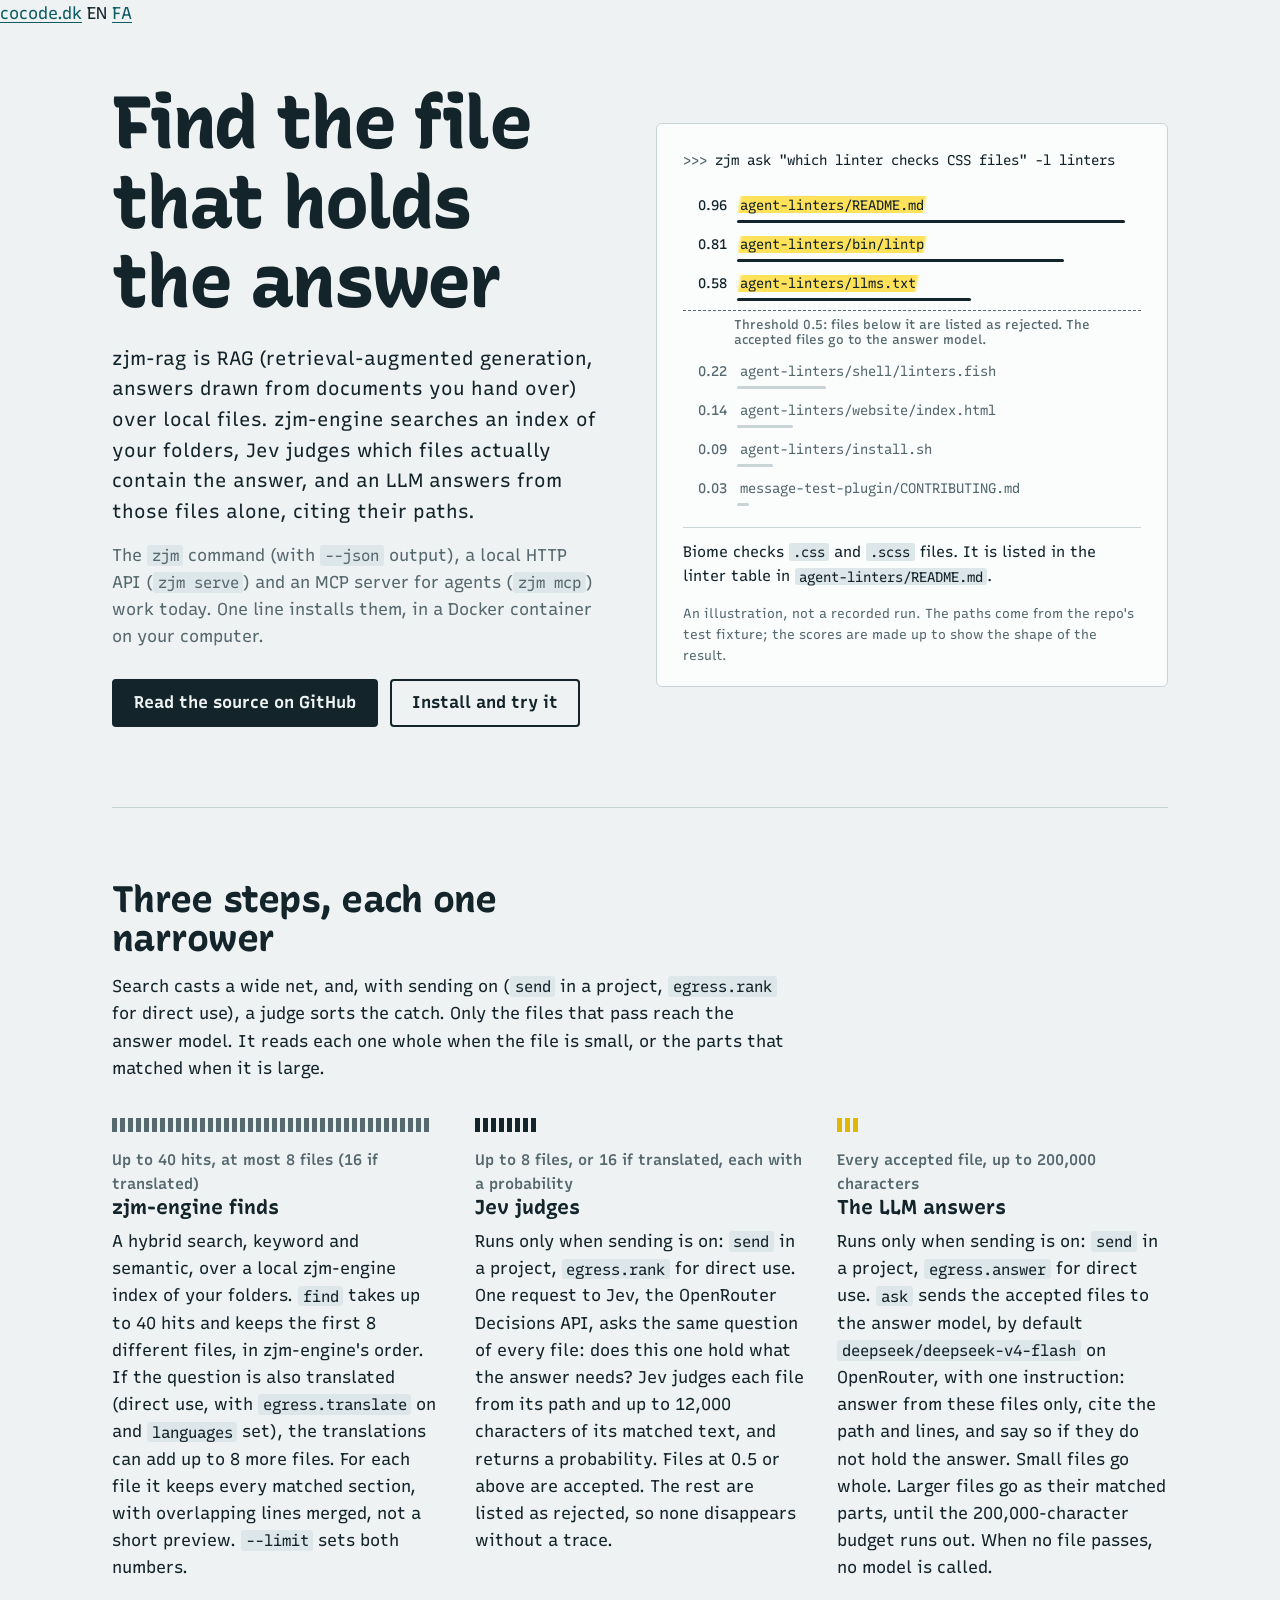
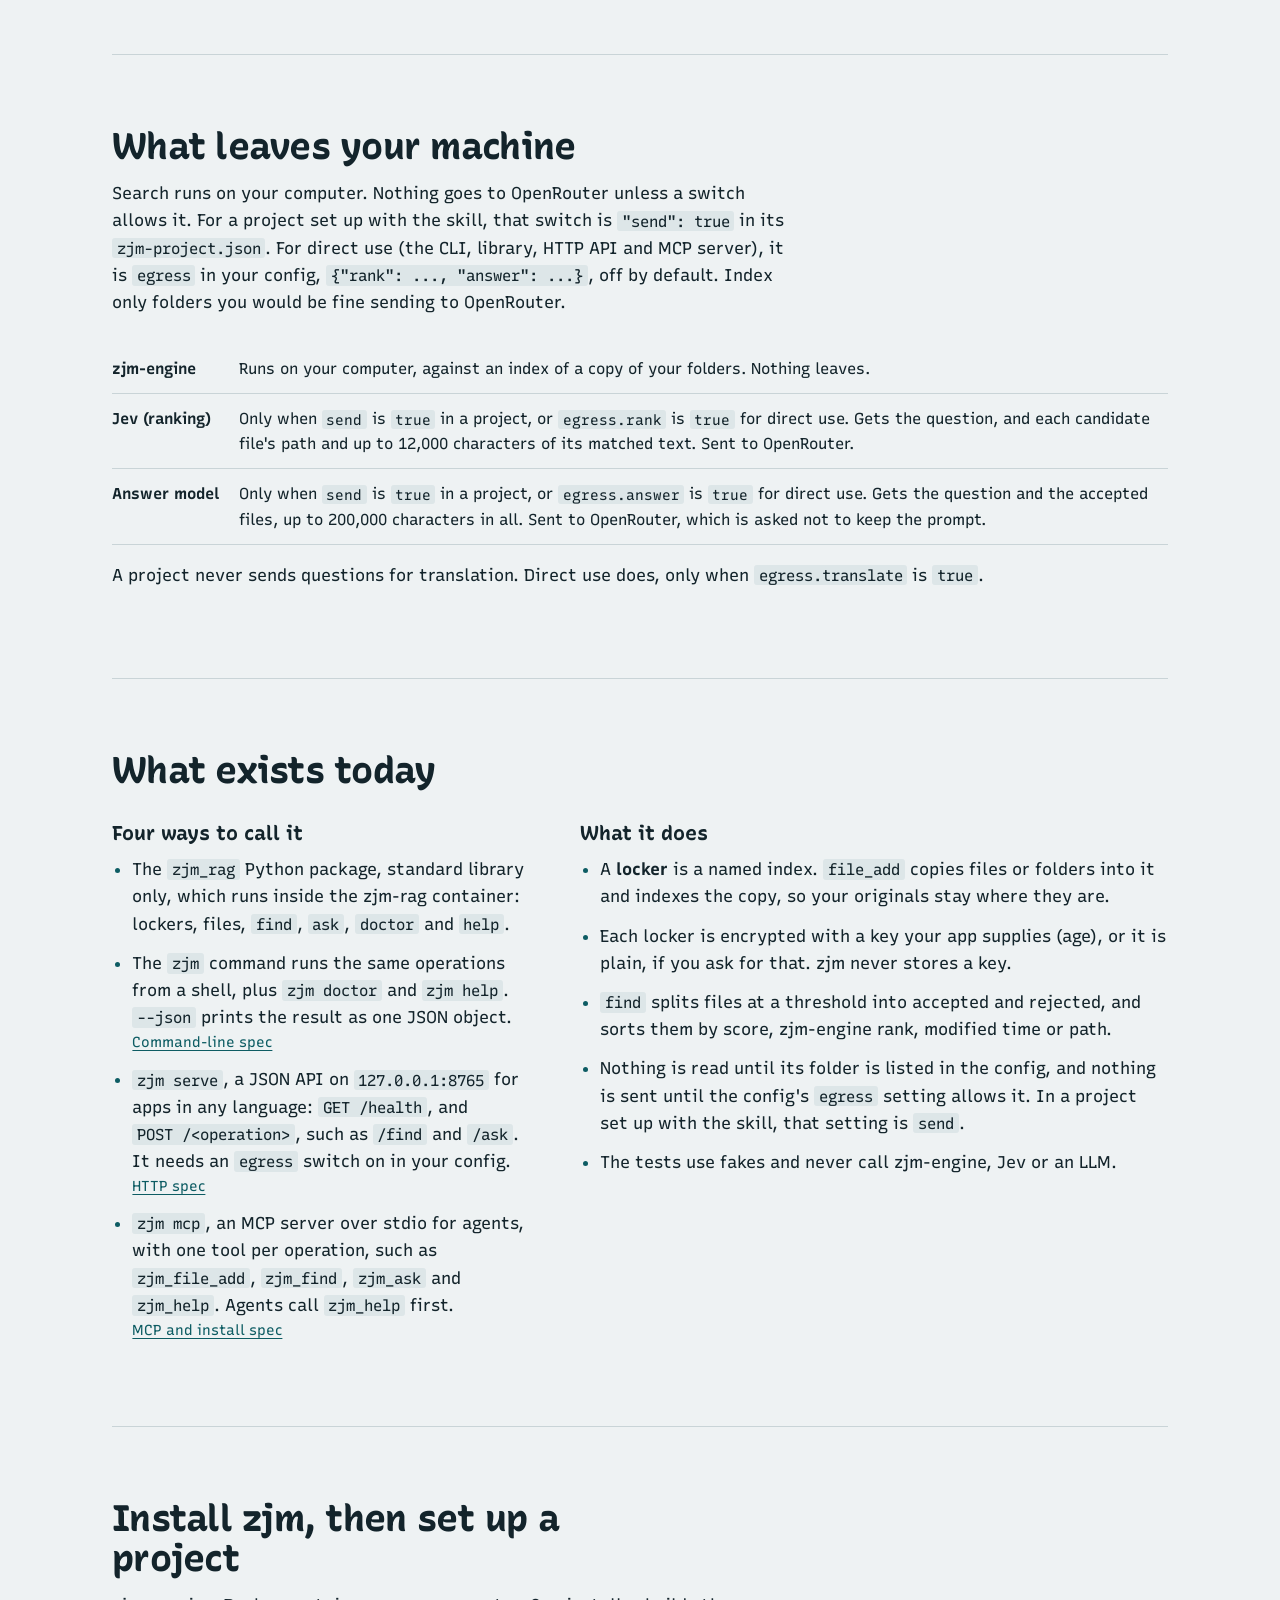
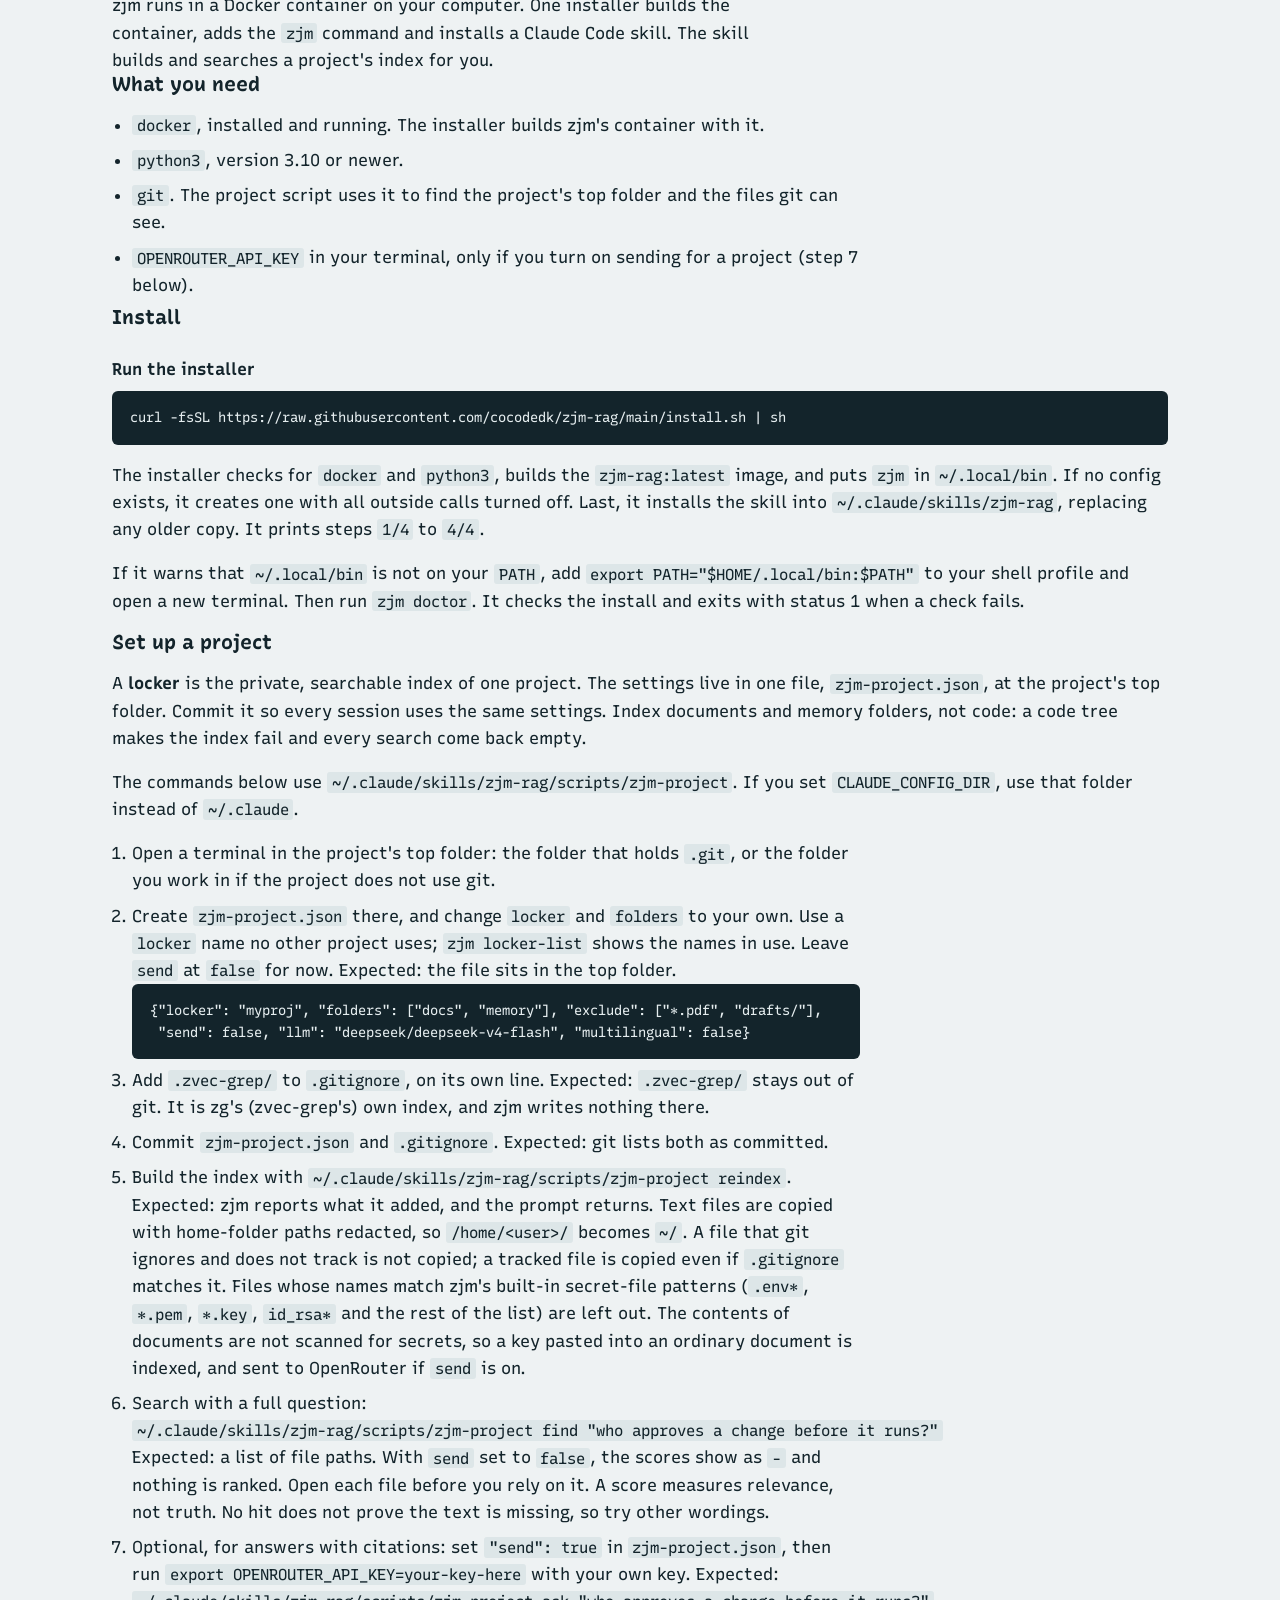
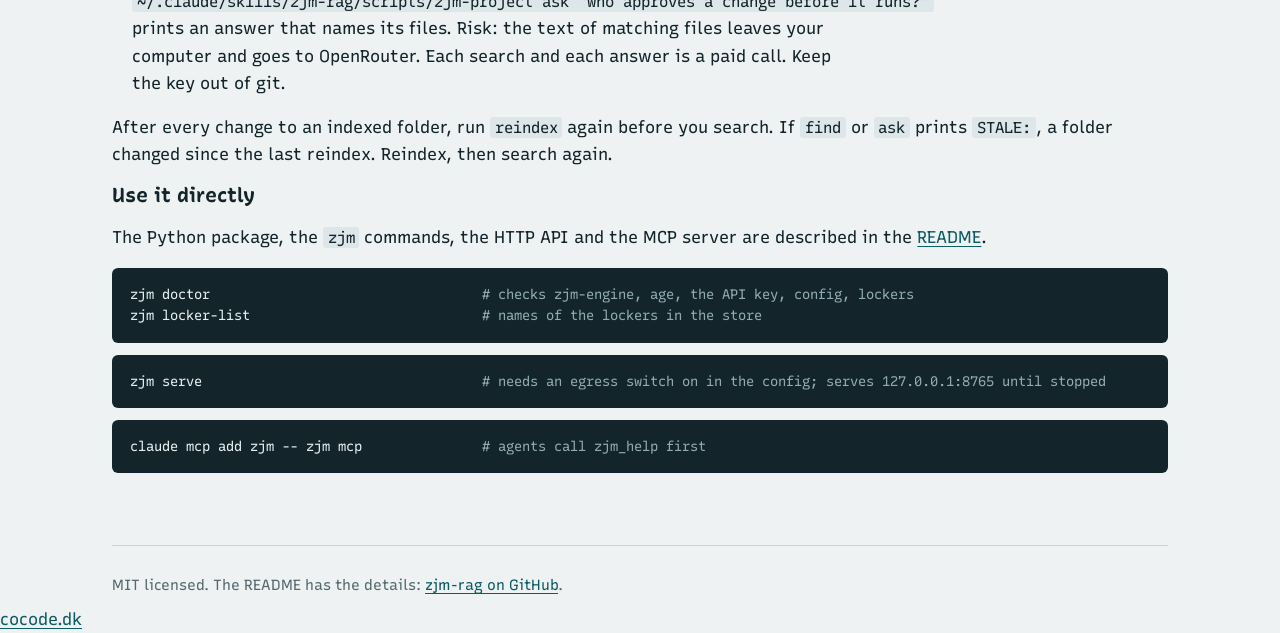
<file: website/index.html>
<!DOCTYPE html>
<html lang="en">
<head>
<meta charset="utf-8">
<meta name="viewport" content="width=device-width, initial-scale=1">
<!-- SEO keywords:
     primary:   RAG over local files
     secondary: find the file with the answer, LLM answers with cited file paths, local RAG search
     intent:    informational (what it is, how it works), navigational (the repo)
-->
<title>zjm-rag: RAG over local files that cites the file it used</title>
<meta name="description" content="zjm-rag is RAG over local files: zjm-engine finds candidate files, Jev judges which ones hold the answer, and an LLM answers from them only, citing each path.">
<meta name="robots" content="index, follow">
<link rel="canonical" href="https://rag.cocode.dk/">
<link rel="alternate" hreflang="en" href="https://rag.cocode.dk/">
<link rel="alternate" hreflang="fa" href="https://rag.cocode.dk/fa/">
<link rel="alternate" hreflang="x-default" href="https://rag.cocode.dk/">

<meta property="og:type" content="website">
<meta property="og:site_name" content="zjm-rag">
<meta property="og:title" content="zjm-rag: find the file that holds the answer">
<meta property="og:description" content="zjm-engine searches your folders, Jev judges which files actually hold the answer, and an LLM answers from those files only, with the paths cited. Open source, early.">
<meta property="og:url" content="https://rag.cocode.dk/">
<meta property="og:image" content="https://rag.cocode.dk/og.png">
<meta property="og:image:width" content="1200">
<meta property="og:image:height" content="630">
<meta property="og:image:alt" content="The headline Find the file that holds the answer, beside a list of eight file paths with scores, the top three marked with a yellow highlighter.">
<meta property="og:locale" content="en_US">
<meta property="og:locale:alternate" content="fa_IR">
<meta name="twitter:card" content="summary_large_image">
<meta name="twitter:title" content="zjm-rag: find the file that holds the answer">
<meta name="twitter:description" content="zjm-engine searches your folders, Jev judges which files hold the answer, and an LLM answers from those files only, with the paths cited.">
<meta name="twitter:image" content="https://rag.cocode.dk/og.png">
<meta name="twitter:image:alt" content="Eight file paths with scores, the top three marked with a yellow highlighter.">

<link rel="icon" type="image/svg+xml" href="favicon.svg">
<link rel="preconnect" href="https://fonts.googleapis.com">
<link rel="preconnect" href="https://fonts.gstatic.com" crossorigin>
<link href="https://fonts.googleapis.com/css2?family=Recursive:wght,CASL,MONO@300..800,0..1,0..1&display=swap" rel="stylesheet">
<link rel="stylesheet" href="styles.css">
<link rel="stylesheet" href="https://brand.cocode.dk/v1.css">
<script type="module" src="https://brand.cocode.dk/v1.js"></script>
<script type="module" src="webmcp.js"></script>
<script type="application/ld+json">
{
  "@context": "https://schema.org",
  "@type": "SoftwareApplication",
  "name": "zjm-rag",
  "description": "A small open-source RAG tool for local folders. zjm-engine finds candidate files, Jev judges which of them contain the answer, and an LLM answers from those files only, citing their paths. It ships as a Python library, the zjm command line, a local HTTP JSON API and an MCP server, installed with one line.",
  "url": "https://rag.cocode.dk/",
  "downloadUrl": "https://github.com/cocodedk/zjm-rag",
  "applicationCategory": "DeveloperApplication",
  "operatingSystem": "Linux, macOS",
  "programmingLanguage": "Python",
  "inLanguage": "en",
  "offers": { "@type": "Offer", "price": "0", "priceCurrency": "USD" },
  "author": {
    "@type": "Person",
    "name": "Babak Bandpey",
    "url": "https://cocode.dk",
    "sameAs": ["https://linkedin.com/in/babakbandpey", "https://github.com/cocodedk"]
  },
  "codeRepository": "https://github.com/cocodedk/zjm-rag",
  "license": "https://opensource.org/licenses/MIT"
}
</script>
</head>
<body>

<!-- The cocode.dk family frame. Without JavaScript its children show instead. -->
<cocode-head project="zjm-rag" accent="#0d5c63" on-accent="#ffffff">
  <a href="https://cocode.dk">cocode.dk</a>
  <span class="on">EN</span>
  <a href="fa/" hreflang="fa">FA</a>
</cocode-head>

<main class="wrap">

<div class="hero">
  <header>
    <h1>Find the file that holds the answer</h1>
    <p class="lede">zjm-rag is RAG (retrieval-augmented generation, answers drawn from documents you hand over) over local files. zjm-engine searches an index of your folders, Jev judges which files actually contain the answer, and an LLM answers from those files alone, citing their paths.</p>
    <p class="hero-note">The <code>zjm</code> command (with <code>--json</code> output), a local HTTP API (<code>zjm serve</code>) and an MCP server for agents (<code>zjm mcp</code>) work today. One line installs them, in a Docker container on your computer.</p>
    <div class="actions">
      <a class="btn btn-primary" href="https://github.com/cocodedk/zjm-rag">Read the source on GitHub</a>
      <a class="btn" href="#run">Install and try it</a>
    </div>
  </header>

  <figure class="run">
    <pre class="ask"><span>&gt;&gt;&gt;</span> zjm ask "which linter checks CSS files" -l linters</pre>
    <ol class="ranked">
      <li class="sent" style="--p:.96;--i:0"><b>0.96</b><code>agent-linters/README.md</code></li>
      <li class="sent" style="--p:.81;--i:1"><b>0.81</b><code>agent-linters/bin/lintp</code></li>
      <li class="sent" style="--p:.58;--i:2"><b>0.58</b><code>agent-linters/llms.txt</code></li>
      <li class="cut-note">Threshold 0.5: files below it are listed as rejected. The accepted files go to the answer model.</li>
      <li style="--p:.22"><b>0.22</b><code>agent-linters/shell/linters.fish</code></li>
      <li style="--p:.14"><b>0.14</b><code>agent-linters/website/index.html</code></li>
      <li style="--p:.09"><b>0.09</b><code>agent-linters/install.sh</code></li>
      <li style="--p:.03"><b>0.03</b><code>message-test-plugin/CONTRIBUTING.md</code></li>
    </ol>
    <p class="answer">Biome checks <code>.css</code> and <code>.scss</code> files. It is listed in the linter table in <code>agent-linters/README.md</code>.</p>
    <figcaption>An illustration, not a recorded run. The paths come from the repo's test fixture; the scores are made up to show the shape of the result.</figcaption>
  </figure>
</div>

<section aria-labelledby="how">
  <h2 id="how">Three steps, each one narrower</h2>
  <p class="intro">Search casts a wide net, and, with sending on (<code>send</code> in a project, <code>egress.rank</code> for direct use), a judge sorts the catch. Only the files that pass reach the answer model. It reads each one whole when the file is small, or the parts that matched when it is large.</p>
  <div class="steps">
    <div>
      <div class="ticks" style="--n:40"></div>
      <p class="count">Up to 40 hits, at most 8 files (16 if translated)</p>
      <h3>zjm-engine finds</h3>
      <p>A hybrid search, keyword and semantic, over a local zjm-engine index of your folders. <code>find</code> takes up to 40 hits and keeps the first 8 different files, in zjm-engine's order. If the question is also translated (direct use, with <code>egress.translate</code> on and <code>languages</code> set), the translations can add up to 8 more files. For each file it keeps every matched section, with overlapping lines merged, not a short preview. <code>--limit</code> sets both numbers.</p>
    </div>
    <div>
      <div class="ticks" style="--n:8;--c:var(--ink)"></div>
      <p class="count">Up to 8 files, or 16 if translated, each with a probability</p>
      <h3>Jev judges</h3>
      <p>Runs only when sending is on: <code>send</code> in a project, <code>egress.rank</code> for direct use. One request to Jev, the OpenRouter Decisions API, asks the same question of every file: does this one hold what the answer needs? Jev judges each file from its path and up to 12,000 characters of its matched text, and returns a probability. Files at 0.5 or above are accepted. The rest are listed as rejected, so none disappears without a trace.</p>
    </div>
    <div>
      <div class="ticks" style="--n:3;--c:#e0b800"></div>
      <p class="count">Every accepted file, up to 200,000 characters</p>
      <h3>The LLM answers</h3>
      <p>Runs only when sending is on: <code>send</code> in a project, <code>egress.answer</code> for direct use. <code>ask</code> sends the accepted files to the answer model, by default <code>deepseek/deepseek-v4-flash</code> on OpenRouter, with one instruction: answer from these files only, cite the path and lines, and say so if they do not hold the answer. Small files go whole. Larger files go as their matched parts, until the 200,000-character budget runs out. When no file passes, no model is called.</p>
    </div>
  </div>
</section>

<section aria-labelledby="leaves">
  <h2 id="leaves">What leaves your machine</h2>
  <p class="intro">Search runs on your computer. Nothing goes to OpenRouter unless a switch allows it. For a project set up with the skill, that switch is <code>"send": true</code> in its <code>zjm-project.json</code>. For direct use (the CLI, library, HTTP API and MCP server), it is <code>egress</code> in your config, <code>{"rank": ..., "answer": ...}</code>, off by default. Index only folders you would be fine sending to OpenRouter.</p>
  <table class="flow">
    <tr><th scope="row">zjm-engine</th><td>Runs on your computer, against an index of a copy of your folders. Nothing leaves.</td></tr>
    <tr><th scope="row">Jev (ranking)</th><td>Only when <code>send</code> is <code>true</code> in a project, or <code>egress.rank</code> is <code>true</code> for direct use. Gets the question, and each candidate file's path and up to 12,000 characters of its matched text. Sent to OpenRouter.</td></tr>
    <tr><th scope="row">Answer model</th><td>Only when <code>send</code> is <code>true</code> in a project, or <code>egress.answer</code> is <code>true</code> for direct use. Gets the question and the accepted files, up to 200,000 characters in all. Sent to OpenRouter, which is asked not to keep the prompt.</td></tr>
  </table>
  <p>A project never sends questions for translation. Direct use does, only when <code>egress.translate</code> is <code>true</code>.</p>
</section>

<section aria-labelledby="status">
  <h2 id="status">What exists today</h2>
  <div class="status">
    <div>
      <h3>Four ways to call it</h3>
      <ul data-state="available">
        <li data-interface="library">The <code>zjm_rag</code> Python package, standard library only, which runs inside the zjm-rag container: lockers, files, <code>find</code>, <code>ask</code>, <code>doctor</code> and <code>help</code>.</li>
        <li data-interface="cli">The <code>zjm</code> command runs the same operations from a shell, plus <code>zjm doctor</code> and <code>zjm help</code>. <code>--json</code> prints the result as one JSON object. <a class="spec" href="https://github.com/cocodedk/zjm-rag/blob/main/docs/lean/02-cli.md">Command-line spec</a></li>
        <li data-interface="http"><code>zjm serve</code>, a JSON API on <code>127.0.0.1:8765</code> for apps in any language: <code>GET /health</code>, and <code>POST /&lt;operation&gt;</code>, such as <code>/find</code> and <code>/ask</code>. It needs an <code>egress</code> switch on in your config. <a class="spec" href="https://github.com/cocodedk/zjm-rag/blob/main/docs/lean/03-http.md">HTTP spec</a></li>
        <li data-interface="mcp"><code>zjm mcp</code>, an MCP server over stdio for agents, with one tool per operation, such as <code>zjm_file_add</code>, <code>zjm_find</code>, <code>zjm_ask</code> and <code>zjm_help</code>. Agents call <code>zjm_help</code> first. <a class="spec" href="https://github.com/cocodedk/zjm-rag/blob/main/docs/lean/04-mcp-install.md">MCP and install spec</a></li>
      </ul>
    </div>
    <div>
      <h3>What it does</h3>
      <ul data-state="available">
        <li>A <strong>locker</strong> is a named index. <code>file_add</code> copies files or folders into it and indexes the copy, so your originals stay where they are.</li>
        <li>Each locker is encrypted with a key your app supplies (age), or it is plain, if you ask for that. zjm never stores a key.</li>
        <li><code>find</code> splits files at a threshold into accepted and rejected, and sorts them by score, zjm-engine rank, modified time or path.</li>
        <li>Nothing is read until its folder is listed in the config, and nothing is sent until the config's <code>egress</code> setting allows it. In a project set up with the skill, that setting is <code>send</code>.</li>
        <li>The tests use fakes and never call zjm-engine, Jev or an LLM.</li>
      </ul>
    </div>
  </div>
</section>

<section id="run" aria-labelledby="try">
  <h2 id="try">Install zjm, then set up a project</h2>
  <p class="intro">zjm runs in a Docker container on your computer. One installer builds the container, adds the <code>zjm</code> command and installs a Claude Code skill. The skill builds and searches a project's index for you.</p>
  <h3>What you need</h3>
  <ul class="req" data-requirements>
    <li><code>docker</code>, installed and running. The installer builds zjm's container with it.</li>
    <li><code>python3</code>, version 3.10 or newer.</li>
    <li><code>git</code>. The project script uses it to find the project's top folder and the files git can see.</li>
    <li><code>OPENROUTER_API_KEY</code> in your terminal, only if you turn on sending for a project (step 7 below).</li>
  </ul>
  <h3>Install</h3>
  <p class="cmd-label">Run the installer</p>
<pre class="cmd" data-install data-state="available">curl -fsSL https://raw.githubusercontent.com/cocodedk/zjm-rag/main/install.sh | sh</pre>
  <p>The installer checks for <code>docker</code> and <code>python3</code>, builds the <code>zjm-rag:latest</code> image, and puts <code>zjm</code> in <code>~/.local/bin</code>. If no config exists, it creates one with all outside calls turned off. Last, it installs the skill into <code>~/.claude/skills/zjm-rag</code>, replacing any older copy. It prints steps <code>1/4</code> to <code>4/4</code>.</p>
  <p>If it warns that <code>~/.local/bin</code> is not on your <code>PATH</code>, add <code>export PATH="$HOME/.local/bin:$PATH"</code> to your shell profile and open a new terminal. Then run <code>zjm doctor</code>. It checks the install and exits with status 1 when a check fails.</p>
  <h3>Set up a project</h3>
  <p>A <strong>locker</strong> is the private, searchable index of one project. The settings live in one file, <code>zjm-project.json</code>, at the project's top folder. Commit it so every session uses the same settings. Index documents and memory folders, not code: a code tree makes the index fail and every search come back empty.</p>
  <p>The commands below use <code>~/.claude/skills/zjm-rag/scripts/zjm-project</code>. If you set <code>CLAUDE_CONFIG_DIR</code>, use that folder instead of <code>~/.claude</code>.</p>
  <ol class="req">
    <li>Open a terminal in the project's top folder: the folder that holds <code>.git</code>, or the folder you work in if the project does not use git.</li>
    <li>Create <code>zjm-project.json</code> there, and change <code>locker</code> and <code>folders</code> to your own. Use a <code>locker</code> name no other project uses; <code>zjm locker-list</code> shows the names in use. Leave <code>send</code> at <code>false</code> for now. Expected: the file sits in the top folder.
<pre class="cmd">{"locker": "myproj", "folders": ["docs", "memory"], "exclude": ["*.pdf", "drafts/"],
 "send": false, "llm": "deepseek/deepseek-v4-flash", "multilingual": false}</pre></li>
    <li>Add <code>.zvec-grep/</code> to <code>.gitignore</code>, on its own line. Expected: <code>.zvec-grep/</code> stays out of git. It is zg's (zvec-grep's) own index, and zjm writes nothing there.</li>
    <li>Commit <code>zjm-project.json</code> and <code>.gitignore</code>. Expected: git lists both as committed.</li>
    <li>Build the index with <code>~/.claude/skills/zjm-rag/scripts/zjm-project reindex</code>. Expected: zjm reports what it added, and the prompt returns. Text files are copied with home-folder paths redacted, so <code>/home/&lt;user&gt;/</code> becomes <code>~/</code>. A file that git ignores and does not track is not copied; a tracked file is copied even if <code>.gitignore</code> matches it. Files whose names match zjm's built-in secret-file patterns (<code>.env*</code>, <code>*.pem</code>, <code>*.key</code>, <code>id_rsa*</code> and the rest of the list) are left out. The contents of documents are not scanned for secrets, so a key pasted into an ordinary document is indexed, and sent to OpenRouter if <code>send</code> is on.</li>
    <li>Search with a full question: <code>~/.claude/skills/zjm-rag/scripts/zjm-project find "who approves a change before it runs?"</code> Expected: a list of file paths. With <code>send</code> set to <code>false</code>, the scores show as <code>-</code> and nothing is ranked. Open each file before you rely on it. A score measures relevance, not truth. No hit does not prove the text is missing, so try other wordings.</li>
    <li>Optional, for answers with citations: set <code>"send": true</code> in <code>zjm-project.json</code>, then run <code>export OPENROUTER_API_KEY=your-key-here</code> with your own key. Expected: <code>~/.claude/skills/zjm-rag/scripts/zjm-project ask "who approves a change before it runs?"</code> prints an answer that names its files. Risk: the text of matching files leaves your computer and goes to OpenRouter. Each search and each answer is a paid call. Keep the key out of git.</li>
  </ol>
  <p>After every change to an indexed folder, run <code>reindex</code> again before you search. If <code>find</code> or <code>ask</code> prints <code>STALE:</code>, a folder changed since the last reindex. Reindex, then search again.</p>
  <h3>Use it directly</h3>
  <p>The Python package, the <code>zjm</code> commands, the HTTP API and the MCP server are described in the <a href="https://github.com/cocodedk/zjm-rag#use">README</a>.</p>
<pre class="cmd" data-example="cli">zjm doctor                                  <span># checks zjm-engine, age, the API key, config, lockers</span>
zjm locker-list                             <span># names of the lockers in the store</span></pre>
<pre class="cmd" data-example="http">zjm serve                                   <span># needs an egress switch on in the config; serves 127.0.0.1:8765 until stopped</span></pre>
<pre class="cmd" data-example="mcp">claude mcp add zjm -- zjm mcp               <span># agents call zjm_help first</span></pre>
</section>

<footer class="site-foot">
  <p>MIT licensed. The README has the details: <a href="https://github.com/cocodedk/zjm-rag#readme">zjm-rag on GitHub</a>.</p>
</footer>

</main>

<cocode-foot repo="cocodedk/zjm-rag">
  <a href="https://cocode.dk">cocode.dk</a>
</cocode-foot>
</body>
</html>
</file>
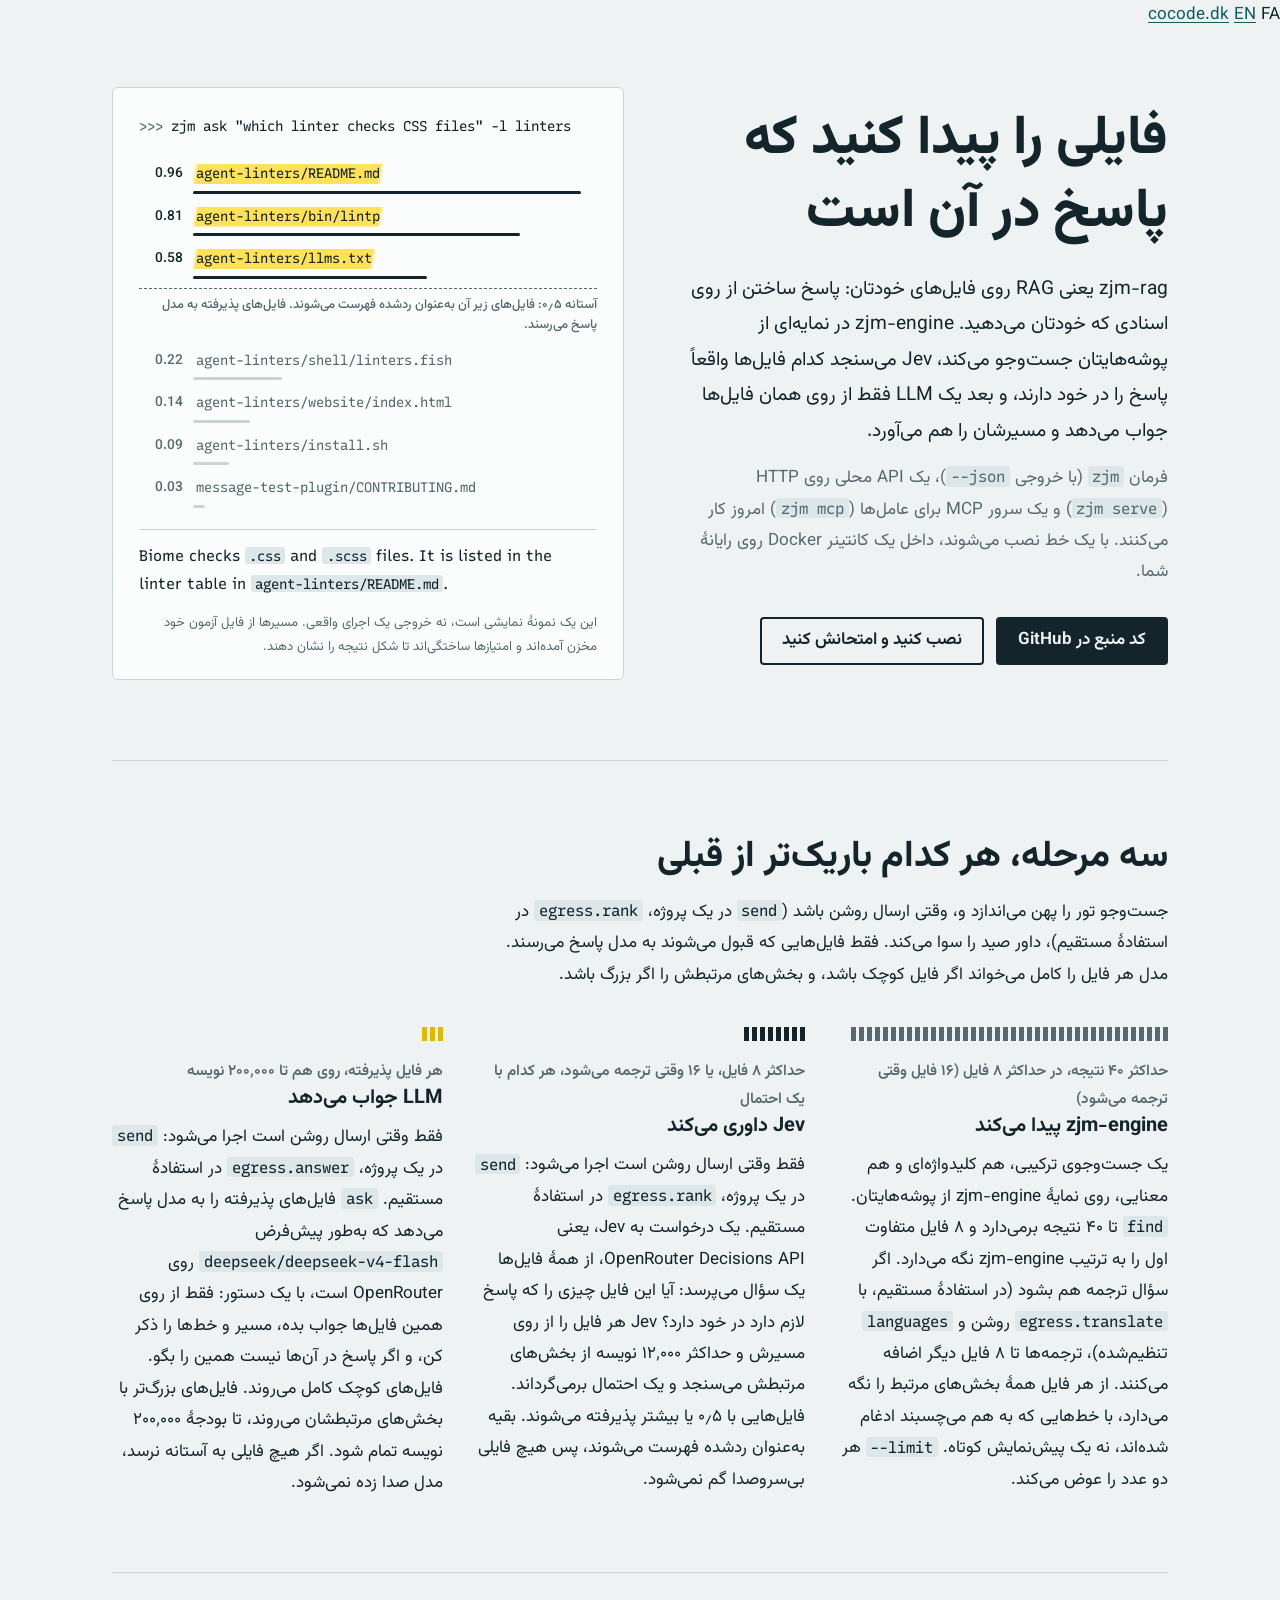
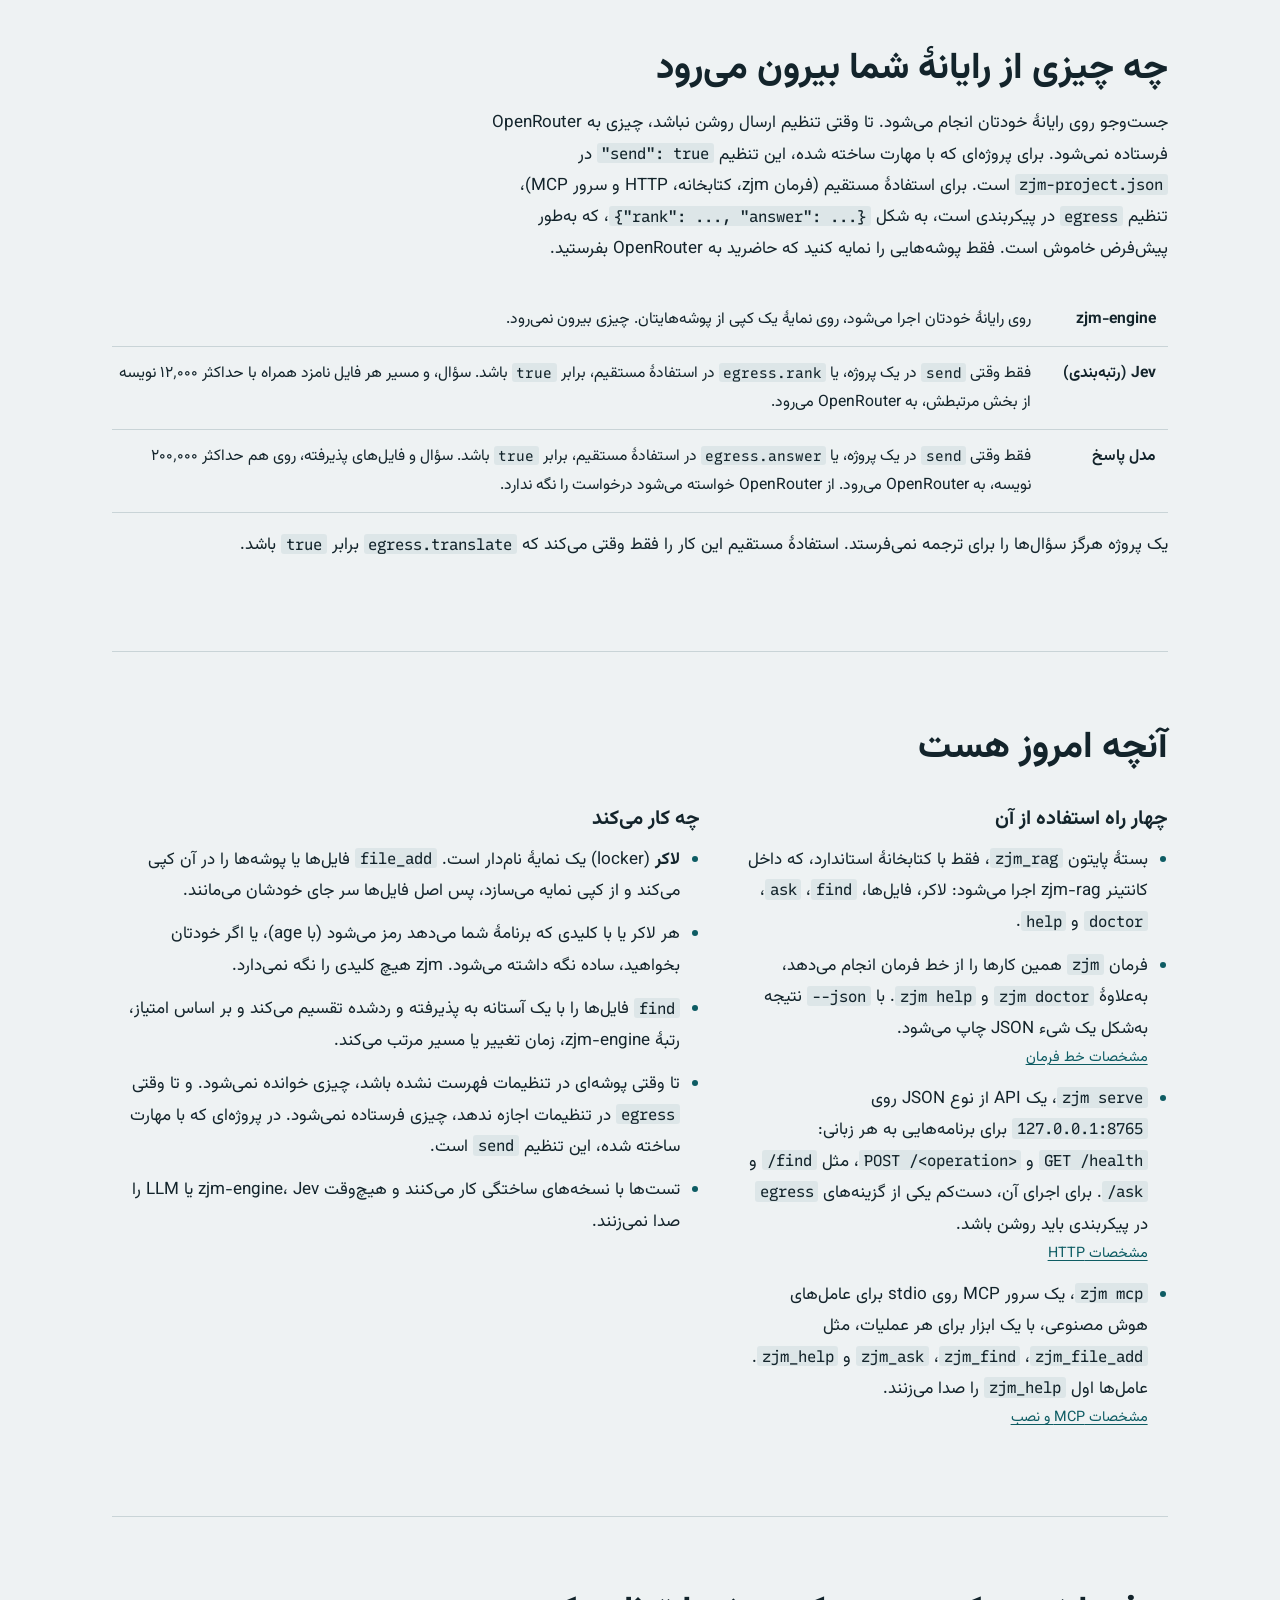
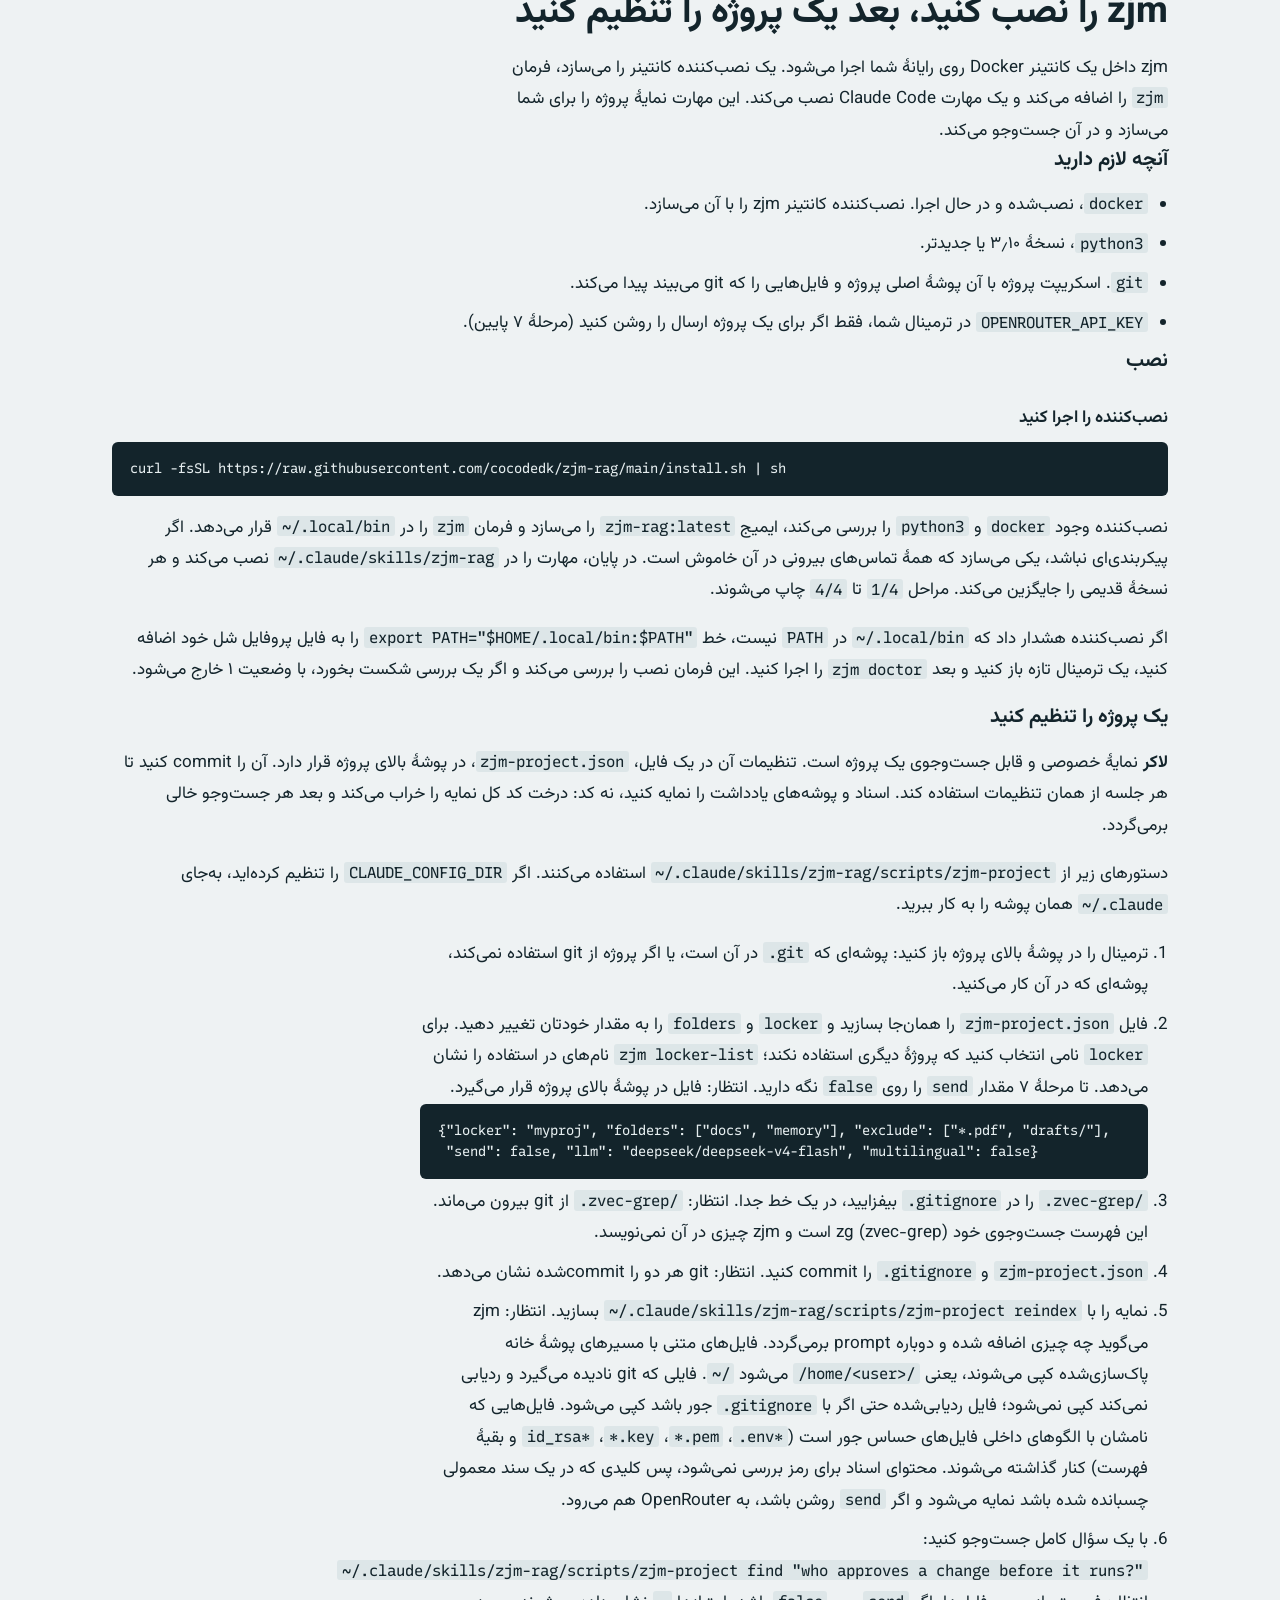
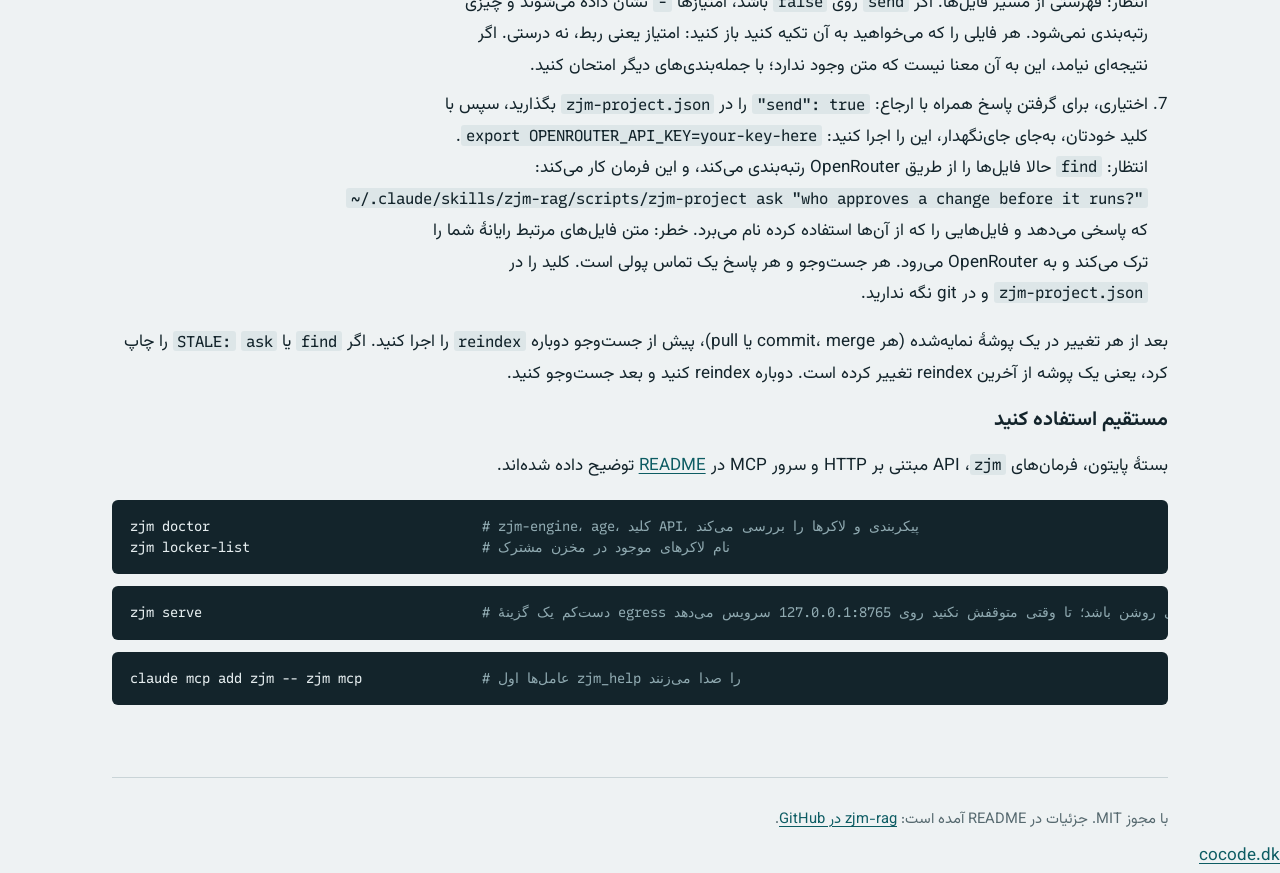
<file: website/fa/index.html>
<!DOCTYPE html>
<html lang="fa" dir="rtl">
<head>
<meta charset="utf-8">
<meta name="viewport" content="width=device-width, initial-scale=1">
<!-- SEO keywords:
     primary:   RAG روی فایل‌های محلی
     secondary: پیدا کردن فایلی که پاسخ در آن است، پاسخ LLM با ذکر مسیر فایل، جست‌وجوی محلی RAG
     intent:    informational (what it is, how it works), navigational (the repo)
-->
<title>zjm-rag: ابزار RAG روی فایل‌های محلی، با ذکر مسیر منبع</title>
<meta name="description" content="zjm-rag ابزاری متن‌باز برای RAG روی فایل‌های محلی است: zjm-engine فایل‌ها را پیدا می‌کند، Jev می‌سنجد کدام پاسخ را دارند و LLM فقط از همان‌ها با ذکر مسیر جواب می‌دهد.">
<meta name="robots" content="index, follow">
<link rel="canonical" href="https://rag.cocode.dk/fa/">
<link rel="alternate" hreflang="en" href="https://rag.cocode.dk/">
<link rel="alternate" hreflang="fa" href="https://rag.cocode.dk/fa/">
<link rel="alternate" hreflang="x-default" href="https://rag.cocode.dk/">

<meta property="og:type" content="website">
<meta property="og:site_name" content="zjm-rag">
<meta property="og:title" content="zjm-rag: فایلی را پیدا کنید که پاسخ در آن است">
<meta property="og:description" content="zjm-engine پوشه‌هایتان را می‌گردد، Jev می‌سنجد کدام فایل‌ها واقعاً پاسخ را دارند و یک LLM فقط از روی همان فایل‌ها با ذکر مسیرشان جواب می‌دهد. متن‌باز، در مرحلهٔ اولیه.">
<meta property="og:url" content="https://rag.cocode.dk/fa/">
<meta property="og:image" content="https://rag.cocode.dk/og.png">
<meta property="og:image:width" content="1200">
<meta property="og:image:height" content="630">
<meta property="og:image:alt" content="عنوان Find the file that holds the answer کنار فهرستی از هشت مسیر فایل با امتیازشان؛ سه فایل بالا با ماژیک زرد علامت خورده‌اند.">
<meta property="og:locale" content="fa_IR">
<meta property="og:locale:alternate" content="en_US">
<meta name="twitter:card" content="summary_large_image">
<meta name="twitter:title" content="zjm-rag: فایلی را پیدا کنید که پاسخ در آن است">
<meta name="twitter:description" content="zjm-engine پوشه‌هایتان را می‌گردد، Jev می‌سنجد کدام فایل‌ها پاسخ را دارند و یک LLM فقط از روی همان فایل‌ها با ذکر مسیرشان جواب می‌دهد.">
<meta name="twitter:image" content="https://rag.cocode.dk/og.png">
<meta name="twitter:image:alt" content="هشت مسیر فایل با امتیازشان؛ سه فایل بالا با ماژیک زرد علامت خورده‌اند.">

<link rel="icon" type="image/svg+xml" href="../favicon.svg">
<link rel="preconnect" href="https://fonts.googleapis.com">
<link rel="preconnect" href="https://fonts.gstatic.com" crossorigin>
<link href="https://fonts.googleapis.com/css2?family=Recursive:wght,CASL,MONO@300..800,0..1,0..1&family=Vazirmatn:wght@400;500;700;800&display=swap" rel="stylesheet">
<link rel="stylesheet" href="../styles.css">
<link rel="stylesheet" href="https://brand.cocode.dk/v1.css">
<script type="module" src="https://brand.cocode.dk/v1.js"></script>
<script type="module" src="../webmcp.js"></script>
<script type="application/ld+json">
{
  "@context": "https://schema.org",
  "@type": "SoftwareApplication",
  "name": "zjm-rag",
  "description": "ابزاری کوچک و متن‌باز برای RAG روی پوشه‌های محلی. zjm-engine فایل‌های نامزد را پیدا می‌کند، Jev می‌سنجد کدام‌یک پاسخ را در خود دارند و یک LLM فقط از روی همان فایل‌ها با ذکر مسیرشان جواب می‌دهد. zjm-rag کتابخانهٔ پایتون، فرمان zjm، یک API محلی از نوع JSON روی HTTP و یک سرور MCP دارد و با یک خط نصب می‌شود.",
  "url": "https://rag.cocode.dk/fa/",
  "downloadUrl": "https://github.com/cocodedk/zjm-rag",
  "applicationCategory": "DeveloperApplication",
  "operatingSystem": "Linux, macOS",
  "programmingLanguage": "Python",
  "inLanguage": "fa",
  "offers": { "@type": "Offer", "price": "0", "priceCurrency": "USD" },
  "author": {
    "@type": "Person",
    "name": "Babak Bandpey",
    "url": "https://cocode.dk",
    "sameAs": ["https://linkedin.com/in/babakbandpey", "https://github.com/cocodedk"]
  },
  "codeRepository": "https://github.com/cocodedk/zjm-rag",
  "license": "https://opensource.org/licenses/MIT"
}
</script>
</head>
<body>

<!-- The cocode.dk family frame. Without JavaScript its children show instead. -->
<cocode-head project="zjm-rag" accent="#0d5c63" on-accent="#ffffff">
  <a href="https://cocode.dk">cocode.dk</a>
  <a href="../" hreflang="en">EN</a>
  <span class="on">FA</span>
</cocode-head>

<main class="wrap">

<div class="hero">
  <header>
    <h1>فایلی را پیدا کنید که پاسخ در آن است</h1>
    <p class="lede">zjm-rag یعنی RAG روی فایل‌های خودتان: پاسخ ساختن از روی اسنادی که خودتان می‌دهید. zjm-engine در نمایه‌ای از پوشه‌هایتان جست‌وجو می‌کند، Jev می‌سنجد کدام فایل‌ها واقعاً پاسخ را در خود دارند، و بعد یک LLM فقط از روی همان فایل‌ها جواب می‌دهد و مسیرشان را هم می‌آورد.</p>
    <p class="hero-note">فرمان <code>zjm</code> (با خروجی <code>--json</code>)، یک API محلی روی HTTP (<code>zjm serve</code>) و یک سرور MCP برای عامل‌ها (<code>zjm mcp</code>) امروز کار می‌کنند. با یک خط نصب می‌شوند، داخل یک کانتینر Docker روی رایانهٔ شما.</p>
    <div class="actions">
      <a class="btn btn-primary" href="https://github.com/cocodedk/zjm-rag">کد منبع در GitHub</a>
      <a class="btn" href="#run">نصب کنید و امتحانش کنید</a>
    </div>
  </header>

  <figure class="run" dir="ltr">
    <pre class="ask"><span>&gt;&gt;&gt;</span> zjm ask "which linter checks CSS files" -l linters</pre>
    <ol class="ranked">
      <li class="sent" style="--p:.96;--i:0"><b>0.96</b><code>agent-linters/README.md</code></li>
      <li class="sent" style="--p:.81;--i:1"><b>0.81</b><code>agent-linters/bin/lintp</code></li>
      <li class="sent" style="--p:.58;--i:2"><b>0.58</b><code>agent-linters/llms.txt</code></li>
      <li class="cut-note" dir="rtl">آستانه ۰٫۵: فایل‌های زیر آن به‌عنوان ردشده فهرست می‌شوند. فایل‌های پذیرفته به مدل پاسخ می‌رسند.</li>
      <li style="--p:.22"><b>0.22</b><code>agent-linters/shell/linters.fish</code></li>
      <li style="--p:.14"><b>0.14</b><code>agent-linters/website/index.html</code></li>
      <li style="--p:.09"><b>0.09</b><code>agent-linters/install.sh</code></li>
      <li style="--p:.03"><b>0.03</b><code>message-test-plugin/CONTRIBUTING.md</code></li>
    </ol>
    <p class="answer">Biome checks <code>.css</code> and <code>.scss</code> files. It is listed in the linter table in <code>agent-linters/README.md</code>.</p>
    <figcaption dir="rtl">این یک نمونهٔ نمایشی است، نه خروجی یک اجرای واقعی. مسیرها از فایل آزمون خود مخزن آمده‌اند و امتیازها ساختگی‌اند تا شکل نتیجه را نشان دهند.</figcaption>
  </figure>
</div>

<section aria-labelledby="how">
  <h2 id="how">سه مرحله، هر کدام باریک‌تر از قبلی</h2>
  <p class="intro">جست‌وجو تور را پهن می‌اندازد و، وقتی ارسال روشن باشد (<code>send</code> در یک پروژه، <code>egress.rank</code> در استفادهٔ مستقیم)، داور صید را سوا می‌کند. فقط فایل‌هایی که قبول می‌شوند به مدل پاسخ می‌رسند. مدل هر فایل را کامل می‌خواند اگر فایل کوچک باشد، و بخش‌های مرتبطش را اگر بزرگ باشد.</p>
  <div class="steps">
    <div>
      <div class="ticks" style="--n:40"></div>
      <p class="count">حداکثر ۴۰ نتیجه، در حداکثر ۸ فایل (۱۶ فایل وقتی ترجمه می‌شود)</p>
      <h3>zjm-engine پیدا می‌کند</h3>
      <p>یک جست‌وجوی ترکیبی، هم کلیدواژه‌ای و هم معنایی، روی نمایهٔ zjm-engine از پوشه‌هایتان. <code>find</code> تا ۴۰ نتیجه برمی‌دارد و ۸ فایل متفاوت اول را به ترتیب zjm-engine نگه می‌دارد. اگر سؤال ترجمه هم بشود (در استفادهٔ مستقیم، با <code>egress.translate</code> روشن و <code>languages</code> تنظیم‌شده)، ترجمه‌ها تا ۸ فایل دیگر اضافه می‌کنند. از هر فایل همهٔ بخش‌های مرتبط را نگه می‌دارد، با خط‌هایی که به هم می‌چسبند ادغام شده‌اند، نه یک پیش‌نمایش کوتاه. <code>--limit</code> هر دو عدد را عوض می‌کند.</p>
    </div>
    <div>
      <div class="ticks" style="--n:8;--c:var(--ink)"></div>
      <p class="count">حداکثر ۸ فایل، یا ۱۶ وقتی ترجمه می‌شود، هر کدام با یک احتمال</p>
      <h3>Jev داوری می‌کند</h3>
      <p>فقط وقتی ارسال روشن است اجرا می‌شود: <code>send</code> در یک پروژه، <code>egress.rank</code> در استفادهٔ مستقیم. یک درخواست به Jev، یعنی OpenRouter Decisions API، از همهٔ فایل‌ها یک سؤال می‌پرسد: آیا این فایل چیزی را که پاسخ لازم دارد در خود دارد؟ Jev هر فایل را از روی مسیرش و حداکثر ۱۲٬۰۰۰ نویسه از بخش‌های مرتبطش می‌سنجد و یک احتمال برمی‌گرداند. فایل‌هایی با ۰٫۵ یا بیشتر پذیرفته می‌شوند. بقیه به‌عنوان ردشده فهرست می‌شوند، پس هیچ فایلی بی‌سروصدا گم نمی‌شود.</p>
    </div>
    <div>
      <div class="ticks" style="--n:3;--c:#e0b800"></div>
      <p class="count">هر فایل پذیرفته، روی هم تا ۲۰۰٬۰۰۰ نویسه</p>
      <h3>LLM جواب می‌دهد</h3>
      <p>فقط وقتی ارسال روشن است اجرا می‌شود: <code>send</code> در یک پروژه، <code>egress.answer</code> در استفادهٔ مستقیم. <code>ask</code> فایل‌های پذیرفته را به مدل پاسخ می‌دهد که به‌طور پیش‌فرض <code>deepseek/deepseek-v4-flash</code> روی OpenRouter است، با یک دستور: فقط از روی همین فایل‌ها جواب بده، مسیر و خط‌ها را ذکر کن، و اگر پاسخ در آن‌ها نیست همین را بگو. فایل‌های کوچک کامل می‌روند. فایل‌های بزرگ‌تر با بخش‌های مرتبطشان می‌روند، تا بودجهٔ ۲۰۰٬۰۰۰ نویسه تمام شود. اگر هیچ فایلی به آستانه نرسد، مدل صدا زده نمی‌شود.</p>
    </div>
  </div>
</section>

<section aria-labelledby="leaves">
  <h2 id="leaves">چه چیزی از رایانهٔ شما بیرون می‌رود</h2>
  <p class="intro">جست‌وجو روی رایانهٔ خودتان انجام می‌شود. تا وقتی تنظیم ارسال روشن نباشد، چیزی به OpenRouter فرستاده نمی‌شود. برای پروژه‌ای که با مهارت ساخته شده، این تنظیم <code>"send": true</code> در <code>zjm-project.json</code> است. برای استفادهٔ مستقیم (فرمان zjm، کتابخانه، HTTP و سرور MCP)، تنظیم <code>egress</code> در پیکربندی است، به شکل <code>{"rank": ..., "answer": ...}</code>، که به‌طور پیش‌فرض خاموش است. فقط پوشه‌هایی را نمایه کنید که حاضرید به OpenRouter بفرستید.</p>
  <table class="flow">
    <tr><th scope="row">zjm-engine</th><td>روی رایانهٔ خودتان اجرا می‌شود، روی نمایهٔ یک کپی از پوشه‌هایتان. چیزی بیرون نمی‌رود.</td></tr>
    <tr><th scope="row">Jev (رتبه‌بندی)</th><td>فقط وقتی <code>send</code> در یک پروژه، یا <code>egress.rank</code> در استفادهٔ مستقیم، برابر <code>true</code> باشد. سؤال، و مسیر هر فایل نامزد همراه با حداکثر ۱۲٬۰۰۰ نویسه از بخش مرتبطش، به OpenRouter می‌رود.</td></tr>
    <tr><th scope="row">مدل پاسخ</th><td>فقط وقتی <code>send</code> در یک پروژه، یا <code>egress.answer</code> در استفادهٔ مستقیم، برابر <code>true</code> باشد. سؤال و فایل‌های پذیرفته، روی هم حداکثر ۲۰۰٬۰۰۰ نویسه، به OpenRouter می‌رود. از OpenRouter خواسته می‌شود درخواست را نگه ندارد.</td></tr>
  </table>
  <p>یک پروژه هرگز سؤال‌ها را برای ترجمه نمی‌فرستد. استفادهٔ مستقیم این کار را فقط وقتی می‌کند که <code>egress.translate</code> برابر <code>true</code> باشد.</p>
</section>

<section aria-labelledby="status">
  <h2 id="status">آنچه امروز هست</h2>
  <div class="status">
    <div>
      <h3>چهار راه استفاده از آن</h3>
      <ul data-state="available">
        <li data-interface="library">بستهٔ پایتون <code>zjm_rag</code>، فقط با کتابخانهٔ استاندارد، که داخل کانتینر zjm-rag اجرا می‌شود: لاکر، فایل‌ها، <code>find</code>، <code>ask</code>، <code>doctor</code> و <code>help</code>.</li>
        <li data-interface="cli">فرمان <code>zjm</code> همین کارها را از خط فرمان انجام می‌دهد، به‌علاوهٔ <code>zjm doctor</code> و <code>zjm help</code>. با <code>--json</code> نتیجه به‌شکل یک شیء JSON چاپ می‌شود. <a class="spec" href="https://github.com/cocodedk/zjm-rag/blob/main/docs/lean/02-cli.md">مشخصات خط فرمان</a></li>
        <li data-interface="http"><code>zjm serve</code>، یک API از نوع JSON روی <code>127.0.0.1:8765</code> برای برنامه‌هایی به هر زبانی: <code>GET /health</code> و <code>POST /&lt;operation&gt;</code>، مثل <code>/find</code> و <code>/ask</code>. برای اجرای آن، دست‌کم یکی از گزینه‌های <code>egress</code> در پیکربندی باید روشن باشد. <a class="spec" href="https://github.com/cocodedk/zjm-rag/blob/main/docs/lean/03-http.md">مشخصات HTTP</a></li>
        <li data-interface="mcp"><code>zjm mcp</code>، یک سرور MCP روی stdio برای عامل‌های هوش مصنوعی، با یک ابزار برای هر عملیات، مثل <code>zjm_file_add</code>، <code>zjm_find</code>، <code>zjm_ask</code> و <code>zjm_help</code>. عامل‌ها اول <code>zjm_help</code> را صدا می‌زنند. <a class="spec" href="https://github.com/cocodedk/zjm-rag/blob/main/docs/lean/04-mcp-install.md">مشخصات MCP و نصب</a></li>
      </ul>
    </div>
    <div>
      <h3>چه کار می‌کند</h3>
      <ul data-state="available">
        <li><strong>لاکر</strong> (locker) یک نمایهٔ نام‌دار است. <code>file_add</code> فایل‌ها یا پوشه‌ها را در آن کپی می‌کند و از کپی نمایه می‌سازد، پس اصل فایل‌ها سر جای خودشان می‌مانند.</li>
        <li>هر لاکر یا با کلیدی که برنامهٔ شما می‌دهد رمز می‌شود (با age)، یا اگر خودتان بخواهید، ساده نگه داشته می‌شود. zjm هیچ کلیدی را نگه نمی‌دارد.</li>
        <li><code>find</code> فایل‌ها را با یک آستانه به پذیرفته و ردشده تقسیم می‌کند و بر اساس امتیاز، رتبهٔ zjm-engine، زمان تغییر یا مسیر مرتب می‌کند.</li>
        <li>تا وقتی پوشه‌ای در تنظیمات فهرست نشده باشد، چیزی خوانده نمی‌شود. و تا وقتی <code>egress</code> در تنظیمات اجازه ندهد، چیزی فرستاده نمی‌شود. در پروژه‌ای که با مهارت ساخته شده، این تنظیم <code>send</code> است.</li>
        <li>تست‌ها با نسخه‌های ساختگی کار می‌کنند و هیچ‌وقت zjm-engine، Jev یا LLM را صدا نمی‌زنند.</li>
      </ul>
    </div>
  </div>
</section>

<section id="run" aria-labelledby="try">
  <h2 id="try">zjm را نصب کنید، بعد یک پروژه را تنظیم کنید</h2>
  <p class="intro">zjm داخل یک کانتینر Docker روی رایانهٔ شما اجرا می‌شود. یک نصب‌کننده کانتینر را می‌سازد، فرمان <code>zjm</code> را اضافه می‌کند و یک مهارت Claude Code نصب می‌کند. این مهارت نمایهٔ پروژه را برای شما می‌سازد و در آن جست‌وجو می‌کند.</p>
  <h3>آنچه لازم دارید</h3>
  <ul class="req" data-requirements>
    <li><code>docker</code>، نصب‌شده و در حال اجرا. نصب‌کننده کانتینر zjm را با آن می‌سازد.</li>
    <li><code>python3</code>، نسخهٔ ۳٫۱۰ یا جدیدتر.</li>
    <li><code>git</code>. اسکریپت پروژه با آن پوشهٔ اصلی پروژه و فایل‌هایی را که git می‌بیند پیدا می‌کند.</li>
    <li><code>OPENROUTER_API_KEY</code> در ترمینال شما، فقط اگر برای یک پروژه ارسال را روشن کنید (مرحلهٔ ۷ پایین).</li>
  </ul>
  <h3>نصب</h3>
  <p class="cmd-label">نصب‌کننده را اجرا کنید</p>
<pre class="cmd" data-install data-state="available">curl -fsSL https://raw.githubusercontent.com/cocodedk/zjm-rag/main/install.sh | sh</pre>
  <p>نصب‌کننده وجود <code>docker</code> و <code>python3</code> را بررسی می‌کند، ایمیج <code>zjm-rag:latest</code> را می‌سازد و فرمان <code>zjm</code> را در <code>~/.local/bin</code> قرار می‌دهد. اگر پیکربندی‌ای نباشد، یکی می‌سازد که همهٔ تماس‌های بیرونی در آن خاموش است. در پایان، مهارت را در <code>~/.claude/skills/zjm-rag</code> نصب می‌کند و هر نسخهٔ قدیمی را جایگزین می‌کند. مراحل <code>1/4</code> تا <code>4/4</code> چاپ می‌شوند.</p>
  <p>اگر نصب‌کننده هشدار داد که <code>~/.local/bin</code> در <code>PATH</code> نیست، خط <code>export PATH="$HOME/.local/bin:$PATH"</code> را به فایل پروفایل شل خود اضافه کنید، یک ترمینال تازه باز کنید و بعد <code>zjm doctor</code> را اجرا کنید. این فرمان نصب را بررسی می‌کند و اگر یک بررسی شکست بخورد، با وضعیت ۱ خارج می‌شود.</p>
  <h3>یک پروژه را تنظیم کنید</h3>
  <p><strong>لاکر</strong> نمایهٔ خصوصی و قابل جست‌وجوی یک پروژه است. تنظیمات آن در یک فایل، <code>zjm-project.json</code>، در پوشهٔ بالای پروژه قرار دارد. آن را commit کنید تا هر جلسه از همان تنظیمات استفاده کند. اسناد و پوشه‌های یادداشت را نمایه کنید، نه کد: درخت کد کل نمایه را خراب می‌کند و بعد هر جست‌وجو خالی برمی‌گردد.</p>
  <p>دستورهای زیر از <code>~/.claude/skills/zjm-rag/scripts/zjm-project</code> استفاده می‌کنند. اگر <code>CLAUDE_CONFIG_DIR</code> را تنظیم کرده‌اید، به‌جای <code>~/.claude</code> همان پوشه را به کار ببرید.</p>
  <ol class="req">
    <li>ترمینال را در پوشهٔ بالای پروژه باز کنید: پوشه‌ای که <code>.git</code> در آن است، یا اگر پروژه از git استفاده نمی‌کند، پوشه‌ای که در آن کار می‌کنید.</li>
    <li>فایل <code>zjm-project.json</code> را همان‌جا بسازید و <code>locker</code> و <code>folders</code> را به مقدار خودتان تغییر دهید. برای <code>locker</code> نامی انتخاب کنید که پروژهٔ دیگری استفاده نکند؛ <code>zjm locker-list</code> نام‌های در استفاده را نشان می‌دهد. تا مرحلهٔ ۷ مقدار <code>send</code> را روی <code>false</code> نگه دارید. انتظار: فایل در پوشهٔ بالای پروژه قرار می‌گیرد.
<pre class="cmd">{"locker": "myproj", "folders": ["docs", "memory"], "exclude": ["*.pdf", "drafts/"],
 "send": false, "llm": "deepseek/deepseek-v4-flash", "multilingual": false}</pre></li>
    <li><code>.zvec-grep/</code> را در <code>.gitignore</code> بیفزایید، در یک خط جدا. انتظار: <code>.zvec-grep/</code> از git بیرون می‌ماند. این فهرست جست‌وجوی خود zg (zvec-grep) است و zjm چیزی در آن نمی‌نویسد.</li>
    <li><code>zjm-project.json</code> و <code>.gitignore</code> را commit کنید. انتظار: git هر دو را commit‌شده نشان می‌دهد.</li>
    <li>نمایه را با <code>~/.claude/skills/zjm-rag/scripts/zjm-project reindex</code> بسازید. انتظار: zjm می‌گوید چه چیزی اضافه شده و دوباره prompt برمی‌گردد. فایل‌های متنی با مسیرهای پوشهٔ خانه پاک‌سازی‌شده کپی می‌شوند، یعنی <code>/home/&lt;user&gt;/</code> می‌شود <code>~/</code>. فایلی که git نادیده می‌گیرد و ردیابی نمی‌کند کپی نمی‌شود؛ فایل ردیابی‌شده حتی اگر با <code>.gitignore</code> جور باشد کپی می‌شود. فایل‌هایی که نامشان با الگوهای داخلی فایل‌های حساس جور است (<code>.env*</code>، <code>*.pem</code>، <code>*.key</code>، <code>id_rsa*</code> و بقیهٔ فهرست) کنار گذاشته می‌شوند. محتوای اسناد برای رمز بررسی نمی‌شود، پس کلیدی که در یک سند معمولی چسبانده شده باشد نمایه می‌شود و اگر <code>send</code> روشن باشد، به OpenRouter هم می‌رود.</li>
    <li>با یک سؤال کامل جست‌وجو کنید: <code>~/.claude/skills/zjm-rag/scripts/zjm-project find "who approves a change before it runs?"</code> انتظار: فهرستی از مسیر فایل‌ها. اگر <code>send</code> روی <code>false</code> باشد، امتیازها <code>-</code> نشان داده می‌شوند و چیزی رتبه‌بندی نمی‌شود. هر فایلی را که می‌خواهید به آن تکیه کنید باز کنید: امتیاز یعنی ربط، نه درستی. اگر نتیجه‌ای نیامد، این به آن معنا نیست که متن وجود ندارد؛ با جمله‌بندی‌های دیگر امتحان کنید.</li>
    <li>اختیاری، برای گرفتن پاسخ همراه با ارجاع: <code>"send": true</code> را در <code>zjm-project.json</code> بگذارید، سپس با کلید خودتان، به‌جای جای‌نگهدار، این را اجرا کنید: <code>export OPENROUTER_API_KEY=your-key-here</code>. انتظار: <code>find</code> حالا فایل‌ها را از طریق OpenRouter رتبه‌بندی می‌کند، و این فرمان کار می‌کند: <code>~/.claude/skills/zjm-rag/scripts/zjm-project ask "who approves a change before it runs?"</code> که پاسخی می‌دهد و فایل‌هایی را که از آن‌ها استفاده کرده نام می‌برد. خطر: متن فایل‌های مرتبط رایانهٔ شما را ترک می‌کند و به OpenRouter می‌رود. هر جست‌وجو و هر پاسخ یک تماس پولی است. کلید را در <code>zjm-project.json</code> و در git نگه ندارید.</li>
  </ol>
  <p>بعد از هر تغییر در یک پوشهٔ نمایه‌شده (هر commit، merge یا pull)، پیش از جست‌وجو دوباره <code>reindex</code> را اجرا کنید. اگر <code>find</code> یا <code>ask</code> <code>STALE:</code> را چاپ کرد، یعنی یک پوشه از آخرین reindex تغییر کرده است. دوباره reindex کنید و بعد جست‌وجو کنید.</p>
  <h3>مستقیم استفاده کنید</h3>
  <p>بستهٔ پایتون، فرمان‌های <code>zjm</code>، API مبتنی بر HTTP و سرور MCP در <a href="https://github.com/cocodedk/zjm-rag#use">README</a> توضیح داده شده‌اند.</p>
<pre class="cmd" data-example="cli">zjm doctor                                  <span># zjm-engine، age، کلید API، پیکربندی و لاکرها را بررسی می‌کند</span>
zjm locker-list                             <span># نام لاکرهای موجود در مخزن مشترک</span></pre>
<pre class="cmd" data-example="http">zjm serve                                   <span># دست‌کم یک گزینهٔ egress باید در پیکربندی روشن باشد؛ تا وقتی متوقفش نکنید روی 127.0.0.1:8765 سرویس می‌دهد</span></pre>
<pre class="cmd" data-example="mcp">claude mcp add zjm -- zjm mcp               <span># عامل‌ها اول zjm_help را صدا می‌زنند</span></pre>
</section>

<footer class="site-foot">
  <p>با مجوز MIT. جزئیات در README آمده است: <a href="https://github.com/cocodedk/zjm-rag#readme">zjm-rag در GitHub</a>.</p>
</footer>

</main>

<cocode-foot repo="cocodedk/zjm-rag">
  <a href="https://cocode.dk">cocode.dk</a>
</cocode-foot>
</body>
</html>
</file>
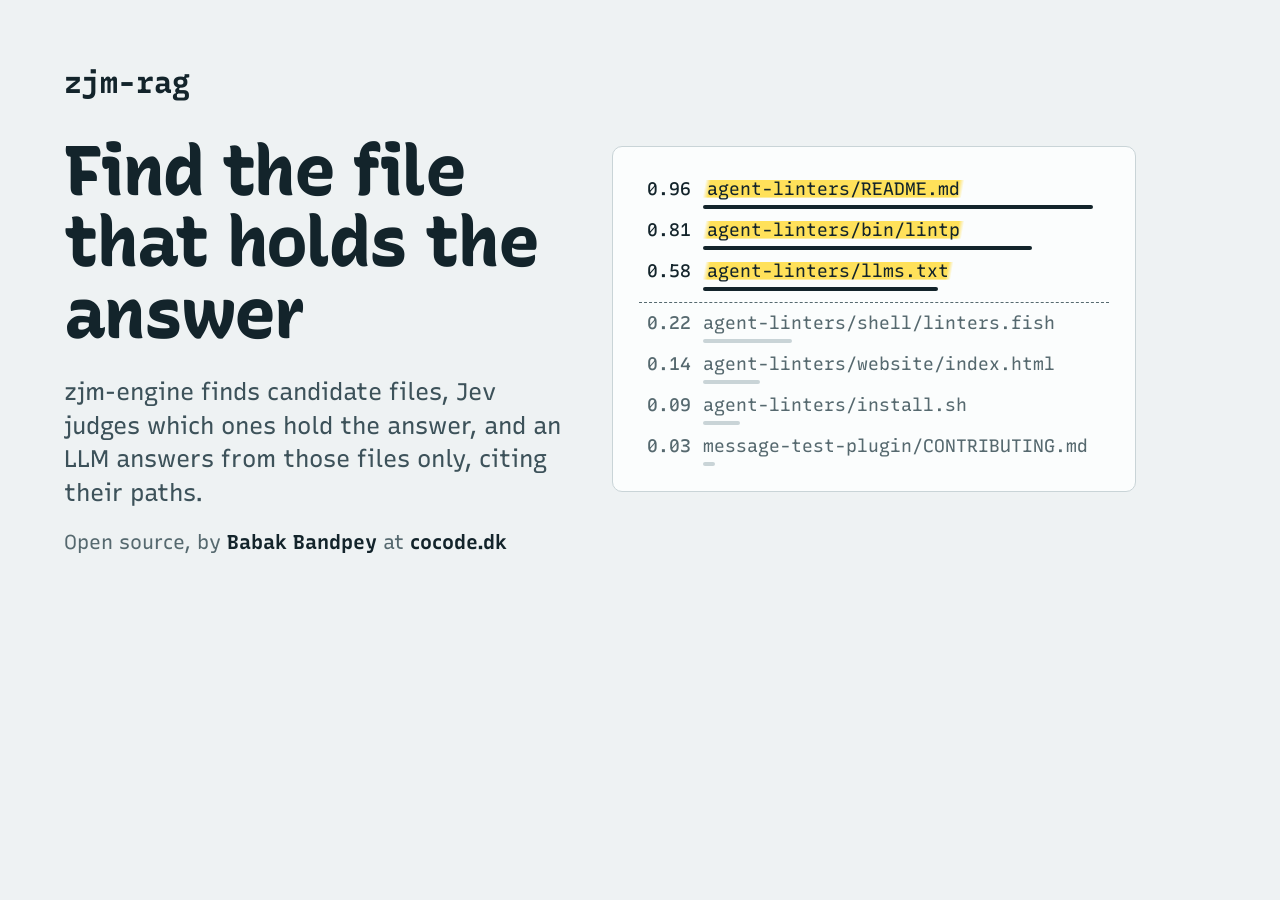
<file: website/og-image.html>
<!DOCTYPE html>
<!-- Render template for og.png (1200x630), not a page. Re-render after any change:
     google-chrome-stable --headless --disable-gpu --no-sandbox --hide-scrollbars \
       --window-size=1200,630 --virtual-time-budget=8000 \
       --screenshot=website/og.png "file://$PWD/website/og-image.html" -->
<html lang="en">
<head>
<meta charset="utf-8">
<meta name="robots" content="noindex">
<title>zjm-rag OG image</title>
<link href="https://fonts.googleapis.com/css2?family=Recursive:wght,CASL,MONO@300..800,0..1,0..1&display=swap" rel="stylesheet">
<style>
  html, body { margin: 0; width: 1200px; height: 630px; overflow: hidden; }
  body {
    background: #eef2f3; color: #13242b; font-family: "Recursive", sans-serif;
    display: grid; grid-template-columns: 500px 1fr; gap: 48px; padding: 64px 64px 56px; box-sizing: border-box;
  }
  .left { display: flex; flex-direction: column; }
  .name { font-size: 30px; font-weight: 700; font-variation-settings: "MONO" 1; }
  h1 { margin: 34px 0 0; font-size: 70px; line-height: 1.02; font-weight: 800; letter-spacing: -.03em; font-variation-settings: "CASL" 1; }
  .sub { margin: 26px 0 0; font-size: 24px; line-height: 1.4; color: #3d525a; }
  .by { margin-top: auto; font-size: 20px; color: #56696f; }
  .by b { color: #13242b; font-weight: 650; }
  .run { align-self: center; background: #fbfdfd; border: 1.5px solid #c9d4d7; border-radius: 10px; padding: 26px 26px 20px; }
  ol { list-style: none; margin: 0; padding: 0; font-variation-settings: "MONO" 1; font-size: 18px; white-space: nowrap; }
  li { display: grid; grid-template-columns: 52px 1fr; gap: 0 12px; padding: 5px 0; color: #56696f; }
  li::after { content: ""; grid-column: 2; height: 4px; margin-top: 5px; border-radius: 2px; width: calc(var(--p) * 100%); background: #c9d4d7; }
  li b { font-weight: 500; text-align: right; }
  .sent { color: #13242b; }
  .sent::after { background: #13242b; }
  .sent span { justify-self: start; padding: 0 4px; background: linear-gradient(100deg, transparent 1%, #ffe15a 3% 97%, transparent 99%) no-repeat 0 55% / 100% 80%; }
  .cut { display: block; border-top: 1.5px dashed #56696f; margin: 6px 0 4px; padding: 0; height: 0; }
  .cut::after { content: none; }
</style>
</head>
<body>
  <div class="left">
    <div class="name">zjm-rag</div>
    <h1>Find the file that holds the answer</h1>
    <p class="sub">zjm-engine finds candidate files, Jev judges which ones hold the answer, and an LLM answers from those files only, citing their paths.</p>
    <p class="by">Open source, by <b>Babak Bandpey</b> at <b>cocode.dk</b></p>
  </div>
  <div class="run">
    <ol>
      <li class="sent" style="--p:.96"><b>0.96</b><span>agent-linters/README.md</span></li>
      <li class="sent" style="--p:.81"><b>0.81</b><span>agent-linters/bin/lintp</span></li>
      <li class="sent" style="--p:.58"><b>0.58</b><span>agent-linters/llms.txt</span></li>
      <li class="cut"></li>
      <li style="--p:.22"><b>0.22</b><span>agent-linters/shell/linters.fish</span></li>
      <li style="--p:.14"><b>0.14</b><span>agent-linters/website/index.html</span></li>
      <li style="--p:.09"><b>0.09</b><span>agent-linters/install.sh</span></li>
      <li style="--p:.03"><b>0.03</b><span>message-test-plugin/CONTRIBUTING.md</span></li>
    </ol>
  </div>
</body>
</html>
</file>
<file: website/styles.css>
/* zjm-rag site. One idea: a highlighter over the files that hold the answer.
   Recursive carries everything; its MONO axis sets paths and commands, its CASL axis
   loosens the headlines. The Persian page swaps the text face for Vazirmatn (rtl.css). */
:root {
  --paper: #eef2f3;
  --sheet: #fbfdfd;
  --ink: #13242b;
  --muted: #56696f;
  --rule: #c9d4d7;
  --petrol: #0d5c63;
  --mark: #ffe15a;
  --text: "Recursive", system-ui, sans-serif;
  --wrap: 1120px;
  --gutter: 20px;
  color-scheme: light;
}
*, *::before, *::after { box-sizing: border-box; }
html { -webkit-text-size-adjust: 100%; }
body {
  margin: 0; background: var(--paper); color: var(--ink);
  font: 400 1.0625rem/1.6 var(--text); font-variation-settings: "CASL" 0, "MONO" 0;
}
a { color: var(--petrol); text-underline-offset: .18em; }
a:hover { color: var(--ink); }
:focus-visible { outline: 3px solid var(--petrol); outline-offset: 3px; border-radius: 2px; }
code, pre, .mono { font-family: "Recursive", ui-monospace, monospace; font-variation-settings: "MONO" 1, "CASL" 0; }
code { font-size: .92em; }
p code, li code, td code { background: #dde6e8; padding: .05em .3em; border-radius: 3px; white-space: nowrap; }

.wrap { width: 100%; max-width: var(--wrap); margin: 0 auto; padding-inline: var(--gutter); }
/* The cocode.dk frame lines up with this column; keep the gutters in step. */
cocode-head, cocode-foot { --cocode-max: var(--wrap); --cocode-gutter: var(--gutter); }

h1, h2, h3 { line-height: 1.08; margin: 0; font-variation-settings: "CASL" 1, "MONO" 0; }
h1 { font-size: clamp(2.5rem, 9vw, 4.6rem); font-weight: 800; letter-spacing: -.03em; max-width: 11ch; }
h2 { font-size: clamp(1.6rem, 4.5vw, 2.3rem); font-weight: 750; letter-spacing: -.02em; max-width: 22ch; }
h3 { font-size: 1.25rem; font-weight: 700; }

/* ---------- hero ---------- */
.hero { display: grid; gap: 40px; padding: 40px 0 64px; }
.lede { font-size: 1.2rem; max-width: 34em; margin: 22px 0 0; }
.hero-note { color: var(--muted); max-width: 34em; margin: 14px 0 0; }
.actions { display: flex; flex-wrap: wrap; gap: 12px; margin-top: 28px; }
.btn {
  display: inline-flex; align-items: center; min-height: 48px; padding: 0 20px;
  border: 2px solid var(--ink); border-radius: 4px; font-weight: 650;
  text-decoration: none; color: var(--ink);
}
.btn-primary { background: var(--ink); color: var(--paper); }
.btn:hover { background: var(--mark); color: var(--ink); }

/* The run panel: what rag.py prints, with the files it sends on marked. */
.run { margin: 0; background: var(--sheet); border: 1px solid var(--rule); border-radius: 6px; padding: 20px 18px 16px; }
.ask { margin: 0 0 16px; font-size: .88rem; white-space: pre-wrap; word-break: break-word; }
.ask span { color: var(--muted); }
.ranked { list-style: none; margin: 0; padding: 0; font-size: .8rem; }
.ranked li { display: grid; grid-template-columns: 3.2em 1fr; gap: 0 10px; padding: 5px 0; }
.ranked b { font-weight: 500; text-align: end; }
.ranked code { font-size: 1em; overflow-wrap: break-word; justify-self: start; padding: 0 3px; background: none; white-space: normal; }
.ranked li::after {
  content: ""; grid-column: 2; height: 3px; margin-top: 4px; border-radius: 2px;
  width: calc(var(--p) * 100%); background: var(--rule);
}
.ranked .sent::after { background: var(--ink); }
.ranked li:not(.sent) { color: var(--muted); }
.ranked .sent code {
  background: linear-gradient(100deg, transparent 1%, var(--mark) 3% 97%, transparent 99%) no-repeat 0 55% / 100% 78%;
  animation: stroke .5s ease-out both; animation-delay: calc(var(--i) * .22s + .35s);
}
@keyframes stroke { from { background-size: 0 78%; } }
/* The line rag.py draws implicitly: everything below it stays out of the LLM's prompt. */
.ranked .cut-note {
  display: block; margin: 4px 0 6px; padding: 6px 0 2px; padding-inline-start: calc(3.2em + 10px);
  border-top: 1px dashed var(--muted); font: 500 .8rem var(--text); color: var(--muted);
}
.ranked .cut-note::after { content: none; }
.answer { margin: 16px 0 0; padding-top: 12px; border-top: 1px solid var(--rule); font-size: .95rem; }
.run figcaption { margin-top: 14px; font-size: .82rem; color: var(--muted); }

/* ---------- sections ---------- */
section { padding: 56px 0; border-top: 1px solid var(--rule); }
.intro { max-width: 40em; margin: 14px 0 0; }
.steps { display: grid; gap: 36px; margin-top: 36px; }
.steps p { margin: 10px 0 0; max-width: 32em; }
/* One tick per hit or file still in play: 40, then 8, then 3. */
.ticks {
  height: 14px; margin-bottom: 16px; width: calc(var(--n) * 8px - 3px); max-width: 100%;
  background: repeating-linear-gradient(90deg, var(--c, var(--muted)) 0 5px, transparent 5px 8px);
}
.count { font-weight: 600; color: var(--muted); margin: 0 0 6px; font-size: .95rem; }

.flow { width: 100%; border-collapse: collapse; margin-top: 28px; font-size: .98rem; }
.flow th, .flow td { text-align: start; vertical-align: top; padding: 12px 12px 12px 0; border-bottom: 1px solid var(--rule); }
.flow th { font-weight: 650; white-space: nowrap; padding-inline-end: 20px; }

.status { display: grid; gap: 32px; margin-top: 32px; }
.status ul { margin: 12px 0 0; padding-inline-start: 1.2em; }
.status li { margin: 0 0 12px; }
.status li::marker { color: var(--petrol); }
.spec { display: block; font-size: .9rem; }

.req { margin: 16px 0 0; padding-inline-start: 1.2em; max-width: 44em; }
.req li { margin-bottom: 8px; }
.cmd-label { font-weight: 650; margin: 28px 0 8px; }
pre.cmd {
  margin: 0; padding: 16px 18px; background: var(--ink); color: #e4ecee; border-radius: 6px;
  font-size: .86rem; line-height: 1.55; overflow-x: auto;
}
pre.cmd span { color: #8fa9b0; }
pre.cmd + pre.cmd { margin-top: 12px; }

.site-foot { padding: 28px 0 8px; color: var(--muted); font-size: .92rem; border-top: 1px solid var(--rule); }
.site-foot p { margin: 0; }

/* ---------- Persian (right to left) ---------- */
[dir="rtl"] body, [dir="rtl"] .btn, [dir="rtl"] .cut-note { font-family: "Vazirmatn", var(--text); }
[dir="rtl"] h1, [dir="rtl"] h2, [dir="rtl"] h3 { font-family: "Vazirmatn", var(--text); letter-spacing: 0; line-height: 1.35; }
[dir="rtl"] h1 { max-width: 12em; font-size: clamp(2.2rem, 7.5vw, 3.4rem); }
[dir="rtl"] h2 { max-width: 20em; }
[dir="rtl"] body { line-height: 1.85; }
/* Latin commands, flags and paths keep their own order inside Persian sentences. */
[dir="rtl"] code { direction: ltr; unicode-bidi: isolate; }
[dir="rtl"] pre.cmd { direction: ltr; text-align: left; }
.run [dir="rtl"].cut-note { padding-inline-start: 0; text-align: right; }
.run figcaption[dir="rtl"] { font-family: "Vazirmatn", var(--text); line-height: 1.8; }
[dir="rtl"] .run .answer { font-family: var(--text); }

@media (min-width: 768px) {
  :root { --gutter: 32px; }
  .hero { padding: 56px 0 80px; }
  .run { padding: 26px 26px 20px; }
  .ranked { font-size: .86rem; }
  .steps { grid-template-columns: repeat(3, 1fr); gap: 32px; }
  .status { grid-template-columns: 1fr 1.4fr; gap: 48px; }
  section { padding: 72px 0; }
}
@media (min-width: 1000px) {
  .hero { grid-template-columns: 1fr 1.05fr; align-items: center; gap: 56px; }
}
@media (prefers-reduced-motion: reduce) {
  .ranked .sent code { animation: none; }
}
</file>
